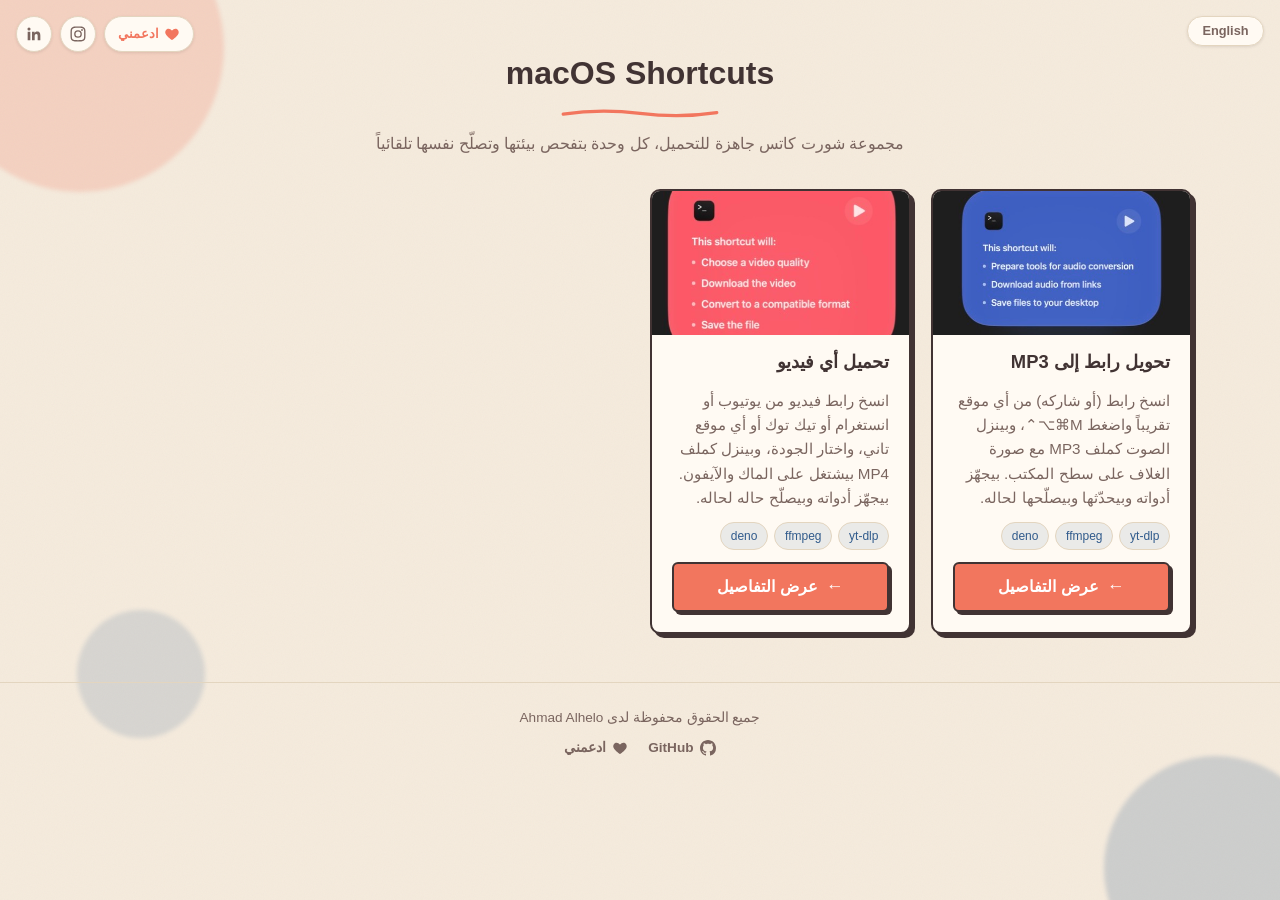
<file: public-site/index.html>
<!DOCTYPE html>
<html lang="ar" dir="rtl">
<head>
  <meta charset="UTF-8">
  <meta name="viewport" content="width=device-width, initial-scale=1.0">
  <title>macOS Shortcuts</title>
  <link rel="stylesheet" href="style.css">
</head>
<body>
  <div class="bg-decor" aria-hidden="true">
    <span class="blob blob-1"></span>
    <span class="blob blob-2"></span>
    <span class="blob blob-3"></span>
    <span class="blob blob-4"></span>
  </div>

  <button id="lang-toggle" class="lang-toggle-btn" type="button">English</button>

  <div class="social-links">
    <a href="donate.html" class="social-icon-link donate-pill">
      <svg viewBox="0 0 24 24" width="16" height="16" fill="currentColor" aria-hidden="true"><path d="M12 21s-7.5-4.6-9.6-9.4C.9 8.1 3 4 6.9 4c2.1 0 3.6 1.1 5.1 2.9C13.5 5.1 15 4 17.1 4 21 4 23.1 8.1 21.6 11.6 19.5 16.4 12 21 12 21Z"/></svg>
      <span data-i18n="donateLink">ادعمني</span>
    </a>
    <a href="https://www.instagram.com/ahmad_alhel0/" target="_blank" rel="noopener noreferrer" class="social-icon-link" aria-label="Instagram">
      <svg viewBox="0 0 24 24" width="18" height="18" fill="currentColor" aria-hidden="true"><path d="M12 2c2.717 0 3.056.01 4.122.06 1.065.05 1.79.217 2.428.465.66.254 1.216.598 1.772 1.153a4.908 4.908 0 0 1 1.153 1.772c.247.637.415 1.363.465 2.428.05 1.066.06 1.405.06 4.122 0 2.717-.01 3.056-.06 4.122-.05 1.065-.218 1.79-.465 2.428a4.883 4.883 0 0 1-1.153 1.772 4.915 4.915 0 0 1-1.772 1.153c-.637.247-1.363.415-2.428.465-1.066.05-1.405.06-4.122.06-2.717 0-3.056-.01-4.122-.06-1.065-.05-1.79-.218-2.428-.465a4.89 4.89 0 0 1-1.772-1.153 4.904 4.904 0 0 1-1.153-1.772c-.248-.637-.415-1.363-.465-2.428-.05-1.066-.06-1.405-.06-4.122 0-2.717.01-3.056.06-4.122.05-1.065.217-1.79.465-2.428a4.88 4.88 0 0 1 1.153-1.772A4.897 4.897 0 0 1 5.45 2.525c.638-.248 1.362-.415 2.428-.465C8.944 2.01 9.283 2 12 2Zm0 1.802c-2.67 0-2.986.01-4.04.059-.976.045-1.505.207-1.858.344-.466.181-.8.398-1.15.748-.35.35-.566.684-.747 1.15-.137.353-.3.882-.344 1.857-.049 1.055-.06 1.37-.06 4.04 0 2.67.011 2.987.06 4.04.045.977.207 1.505.344 1.858.181.466.397.8.747 1.15.35.35.684.566 1.15.747.353.137.882.3 1.857.344 1.054.049 1.37.06 4.041.06 2.67 0 2.987-.011 4.04-.06.977-.045 1.505-.207 1.858-.344a3.09 3.09 0 0 0 1.15-.747c.35-.35.566-.684.747-1.15.137-.353.3-.881.344-1.857.049-1.054.06-1.37.06-4.041 0-2.67-.011-2.986-.06-4.04-.045-.976-.207-1.504-.344-1.857a3.098 3.098 0 0 0-.747-1.15 3.09 3.09 0 0 0-1.15-.748c-.353-.137-.881-.3-1.857-.344-1.054-.049-1.37-.06-4.041-.06Zm0 3.064a5.135 5.135 0 1 1 0 10.27 5.135 5.135 0 0 1 0-10.27Zm0 8.468a3.333 3.333 0 1 0 0-6.666 3.333 3.333 0 0 0 0 6.666Zm6.538-8.671a1.2 1.2 0 1 1-2.4 0 1.2 1.2 0 0 1 2.4 0Z"/></svg>
    </a>
    <a href="https://www.linkedin.com/in/ahmad-alhleo-28066040b/" target="_blank" rel="noopener noreferrer" class="social-icon-link" aria-label="LinkedIn">
      <svg viewBox="0 0 24 24" width="18" height="18" fill="currentColor" aria-hidden="true"><path d="M20.447 20.452h-3.554v-5.569c0-1.328-.027-3.037-1.852-3.037-1.853 0-2.136 1.445-2.136 2.939v5.667H9.351V9h3.414v1.561h.046c.477-.9 1.637-1.85 3.37-1.85 3.601 0 4.267 2.37 4.267 5.455v6.286zM5.337 7.433a2.062 2.062 0 1 1 0-4.124 2.062 2.062 0 0 1 0 4.124zM7.114 20.452H3.558V9h3.556v11.452z"/></svg>
    </a>
  </div>

  <header class="site-header">
    <h1 id="site-title" class="animate-in">macOS Shortcuts</h1>
    <svg class="title-underline" viewBox="0 0 200 14" preserveAspectRatio="none" aria-hidden="true">
      <path d="M4 9 Q 50 2, 100 8 T 196 7" />
    </svg>
    <p class="subtitle animate-in" id="site-subtitle" style="animation-delay: 0.08s;">مجموعة شورت كاتس جاهزة للتحميل، كل وحدة بتفحص بيئتها وتصلّح نفسها تلقائياً</p>
  </header>

  <main id="app">
    <p id="status" hidden></p>
    <div id="shortcuts-grid" class="grid"></div>
  </main>

  <footer class="site-footer">
    <p id="site-footer-text">جميع الحقوق محفوظة لدى أحمد الحلو</p>
    <a href="https://github.com/ahmadhelo22" target="_blank" rel="noopener noreferrer" class="footer-github-link">
      <svg viewBox="0 0 16 16" width="16" height="16" fill="currentColor" aria-hidden="true"><path d="M8 0C3.58 0 0 3.58 0 8c0 3.54 2.29 6.53 5.47 7.59.4.07.55-.17.55-.38 0-.19-.01-.82-.01-1.49-2.01.37-2.53-.49-2.69-.94-.09-.23-.48-.94-.82-1.13-.28-.15-.68-.52-.01-.53.63-.01 1.08.58 1.23.82.72 1.21 1.87.87 2.33.66.07-.52.28-.87.51-1.07-1.78-.2-3.64-.89-3.64-3.95 0-.87.31-1.59.82-2.15-.08-.2-.36-1.02.08-2.12 0 0 .67-.21 2.2.82.64-.18 1.32-.27 2-.27.68 0 1.36.09 2 .27 1.53-1.04 2.2-.82 2.2-.82.44 1.1.16 1.92.08 2.12.51.56.82 1.27.82 2.15 0 3.07-1.87 3.75-3.65 3.95.29.25.54.73.54 1.48 0 1.07-.01 1.93-.01 2.2 0 .21.15.46.55.38A8.01 8.01 0 0 0 16 8c0-4.42-3.58-8-8-8Z"/></svg>
      <span>GitHub</span>
    </a>
    <a href="donate.html" class="footer-github-link footer-donate-link">
      <svg viewBox="0 0 24 24" width="16" height="16" fill="currentColor" aria-hidden="true"><path d="M12 21s-7.5-4.6-9.6-9.4C.9 8.1 3 4 6.9 4c2.1 0 3.6 1.1 5.1 2.9C13.5 5.1 15 4 17.1 4 21 4 23.1 8.1 21.6 11.6 19.5 16.4 12 21 12 21Z"/></svg>
      <span data-i18n="donateLink">ادعمني</span>
    </a>
  </footer>

  <script src="i18n.js"></script>
  <script src="script.js"></script>
</body>
</html>
</file>
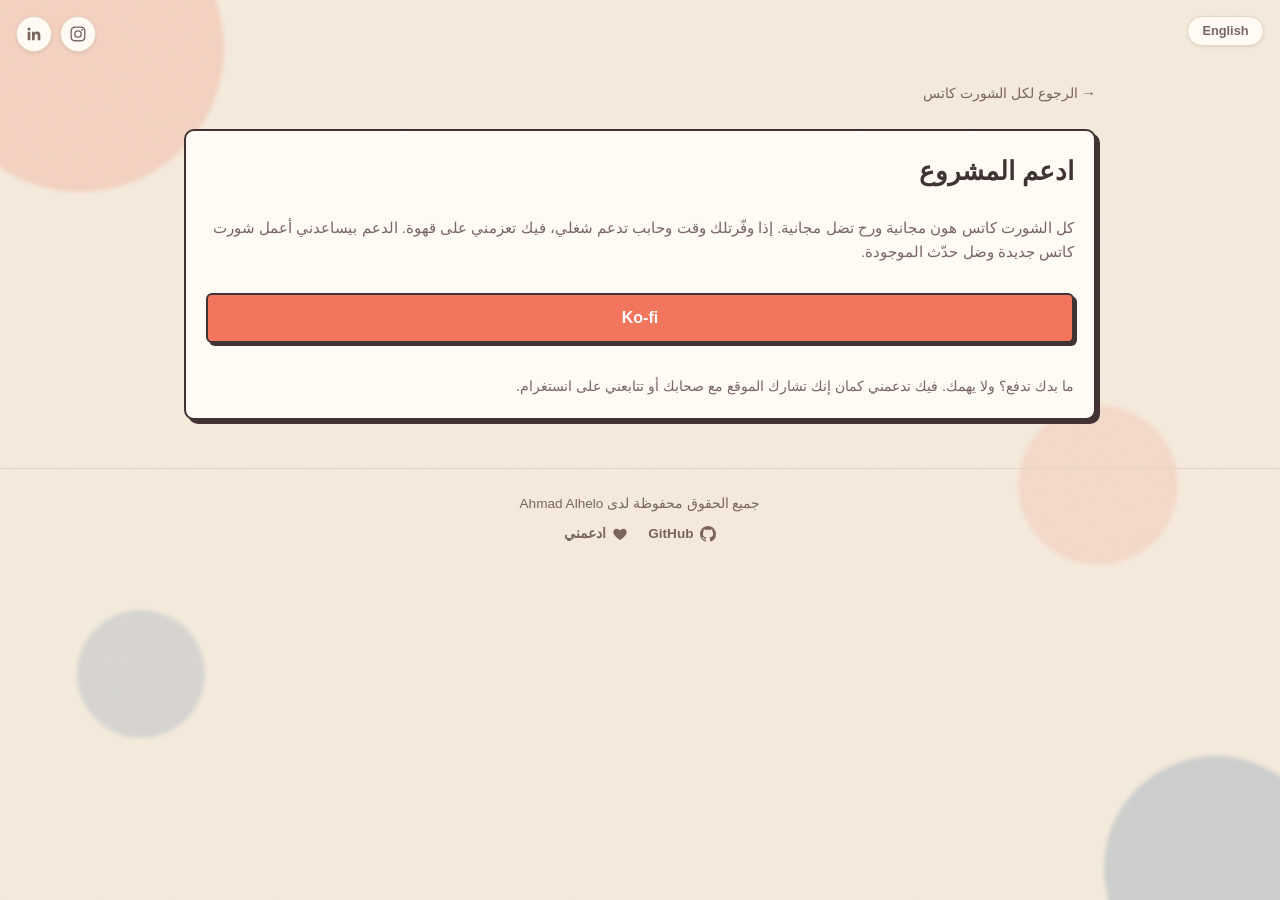
<file: public-site/donate.html>
<!DOCTYPE html>
<html lang="ar" dir="rtl">
<head>
  <meta charset="UTF-8">
  <meta name="viewport" content="width=device-width, initial-scale=1.0">
  <title>Support</title>
  <link rel="stylesheet" href="style.css">
</head>
<body>
  <div class="bg-decor" aria-hidden="true">
    <span class="blob blob-1"></span>
    <span class="blob blob-2"></span>
    <span class="blob blob-3"></span>
    <span class="blob blob-4"></span>
  </div>

  <button id="lang-toggle" class="lang-toggle-btn" type="button">English</button>

  <div class="social-links">
    <a href="https://www.instagram.com/ahmad_alhel0/" target="_blank" rel="noopener noreferrer" class="social-icon-link" aria-label="Instagram">
      <svg viewBox="0 0 24 24" width="18" height="18" fill="currentColor" aria-hidden="true"><path d="M12 2c2.717 0 3.056.01 4.122.06 1.065.05 1.79.217 2.428.465.66.254 1.216.598 1.772 1.153a4.908 4.908 0 0 1 1.153 1.772c.247.637.415 1.363.465 2.428.05 1.066.06 1.405.06 4.122 0 2.717-.01 3.056-.06 4.122-.05 1.065-.218 1.79-.465 2.428a4.883 4.883 0 0 1-1.153 1.772 4.915 4.915 0 0 1-1.772 1.153c-.637.247-1.363.415-2.428.465-1.066.05-1.405.06-4.122.06-2.717 0-3.056-.01-4.122-.06-1.065-.05-1.79-.218-2.428-.465a4.89 4.89 0 0 1-1.772-1.153 4.904 4.904 0 0 1-1.153-1.772c-.248-.637-.415-1.363-.465-2.428-.05-1.066-.06-1.405-.06-4.122 0-2.717.01-3.056.06-4.122.05-1.065.217-1.79.465-2.428a4.88 4.88 0 0 1 1.153-1.772A4.897 4.897 0 0 1 5.45 2.525c.638-.248 1.362-.415 2.428-.465C8.944 2.01 9.283 2 12 2Zm0 1.802c-2.67 0-2.986.01-4.04.059-.976.045-1.505.207-1.858.344-.466.181-.8.398-1.15.748-.35.35-.566.684-.747 1.15-.137.353-.3.882-.344 1.857-.049 1.055-.06 1.37-.06 4.04 0 2.67.011 2.987.06 4.04.045.977.207 1.505.344 1.858.181.466.397.8.747 1.15.35.35.684.566 1.15.747.353.137.882.3 1.857.344 1.054.049 1.37.06 4.041.06 2.67 0 2.987-.011 4.04-.06.977-.045 1.505-.207 1.858-.344a3.09 3.09 0 0 0 1.15-.747c.35-.35.566-.684.747-1.15.137-.353.3-.881.344-1.857.049-1.054.06-1.37.06-4.041 0-2.67-.011-2.986-.06-4.04-.045-.976-.207-1.504-.344-1.857a3.098 3.098 0 0 0-.747-1.15 3.09 3.09 0 0 0-1.15-.748c-.353-.137-.881-.3-1.857-.344-1.054-.049-1.37-.06-4.041-.06Zm0 3.064a5.135 5.135 0 1 1 0 10.27 5.135 5.135 0 0 1 0-10.27Zm0 8.468a3.333 3.333 0 1 0 0-6.666 3.333 3.333 0 0 0 0 6.666Zm6.538-8.671a1.2 1.2 0 1 1-2.4 0 1.2 1.2 0 0 1 2.4 0Z"/></svg>
    </a>
    <a href="https://www.linkedin.com/in/ahmad-alhleo-28066040b/" target="_blank" rel="noopener noreferrer" class="social-icon-link" aria-label="LinkedIn">
      <svg viewBox="0 0 24 24" width="18" height="18" fill="currentColor" aria-hidden="true"><path d="M20.447 20.452h-3.554v-5.569c0-1.328-.027-3.037-1.852-3.037-1.853 0-2.136 1.445-2.136 2.939v5.667H9.351V9h3.414v1.561h.046c.477-.9 1.637-1.85 3.37-1.85 3.601 0 4.267 2.37 4.267 5.455v6.286zM5.337 7.433a2.062 2.062 0 1 1 0-4.124 2.062 2.062 0 0 1 0 4.124zM7.114 20.452H3.558V9h3.556v11.452z"/></svg>
    </a>
  </div>

  <main class="detail-main">
    <a href="index.html" class="back-link animate-in" data-i18n="backLink">→ الرجوع لكل الشورت كاتس</a>

    <article class="card detail-card donate-card animate-in">
      <h1 data-i18n="donateTitle">ادعم المشروع</h1>
      <p data-i18n="donateIntro"></p>
      <div id="donate-links" class="donate-links" hidden></div>
      <p id="donate-soon" class="donate-soon" data-i18n="donateSoon" hidden></p>
      <p class="donate-other" data-i18n="donateOther"></p>
    </article>
  </main>

  <footer class="site-footer">
    <p id="site-footer-text" data-i18n="footer"></p>
    <a href="https://github.com/ahmadhelo22" target="_blank" rel="noopener noreferrer" class="footer-github-link">
      <svg viewBox="0 0 16 16" width="16" height="16" fill="currentColor" aria-hidden="true"><path d="M8 0C3.58 0 0 3.58 0 8c0 3.54 2.29 6.53 5.47 7.59.4.07.55-.17.55-.38 0-.19-.01-.82-.01-1.49-2.01.37-2.53-.49-2.69-.94-.09-.23-.48-.94-.82-1.13-.28-.15-.68-.52-.01-.53.63-.01 1.08.58 1.23.82.72 1.21 1.87.87 2.33.66.07-.52.28-.87.51-1.07-1.78-.2-3.64-.89-3.64-3.95 0-.87.31-1.59.82-2.15-.08-.2-.36-1.02.08-2.12 0 0 .67-.21 2.2.82.64-.18 1.32-.27 2-.27.68 0 1.36.09 2 .27 1.53-1.04 2.2-.82 2.2-.82.44 1.1.16 1.92.08 2.12.51.56.82 1.27.82 2.15 0 3.07-1.87 3.75-3.65 3.95.29.25.54.73.54 1.48 0 1.07-.01 1.93-.01 2.2 0 .21.15.46.55.38A8.01 8.01 0 0 0 16 8c0-4.42-3.58-8-8-8Z"/></svg>
      <span>GitHub</span>
    </a>
    <a href="donate.html" class="footer-github-link footer-donate-link">
      <svg viewBox="0 0 24 24" width="16" height="16" fill="currentColor" aria-hidden="true"><path d="M12 21s-7.5-4.6-9.6-9.4C.9 8.1 3 4 6.9 4c2.1 0 3.6 1.1 5.1 2.9C13.5 5.1 15 4 17.1 4 21 4 23.1 8.1 21.6 11.6 19.5 16.4 12 21 12 21Z"/></svg>
      <span data-i18n="donateLink">ادعمني</span>
    </a>
  </footer>

  <script src="i18n.js"></script>
  <script src="donate.js"></script>
</body>
</html>
</file>
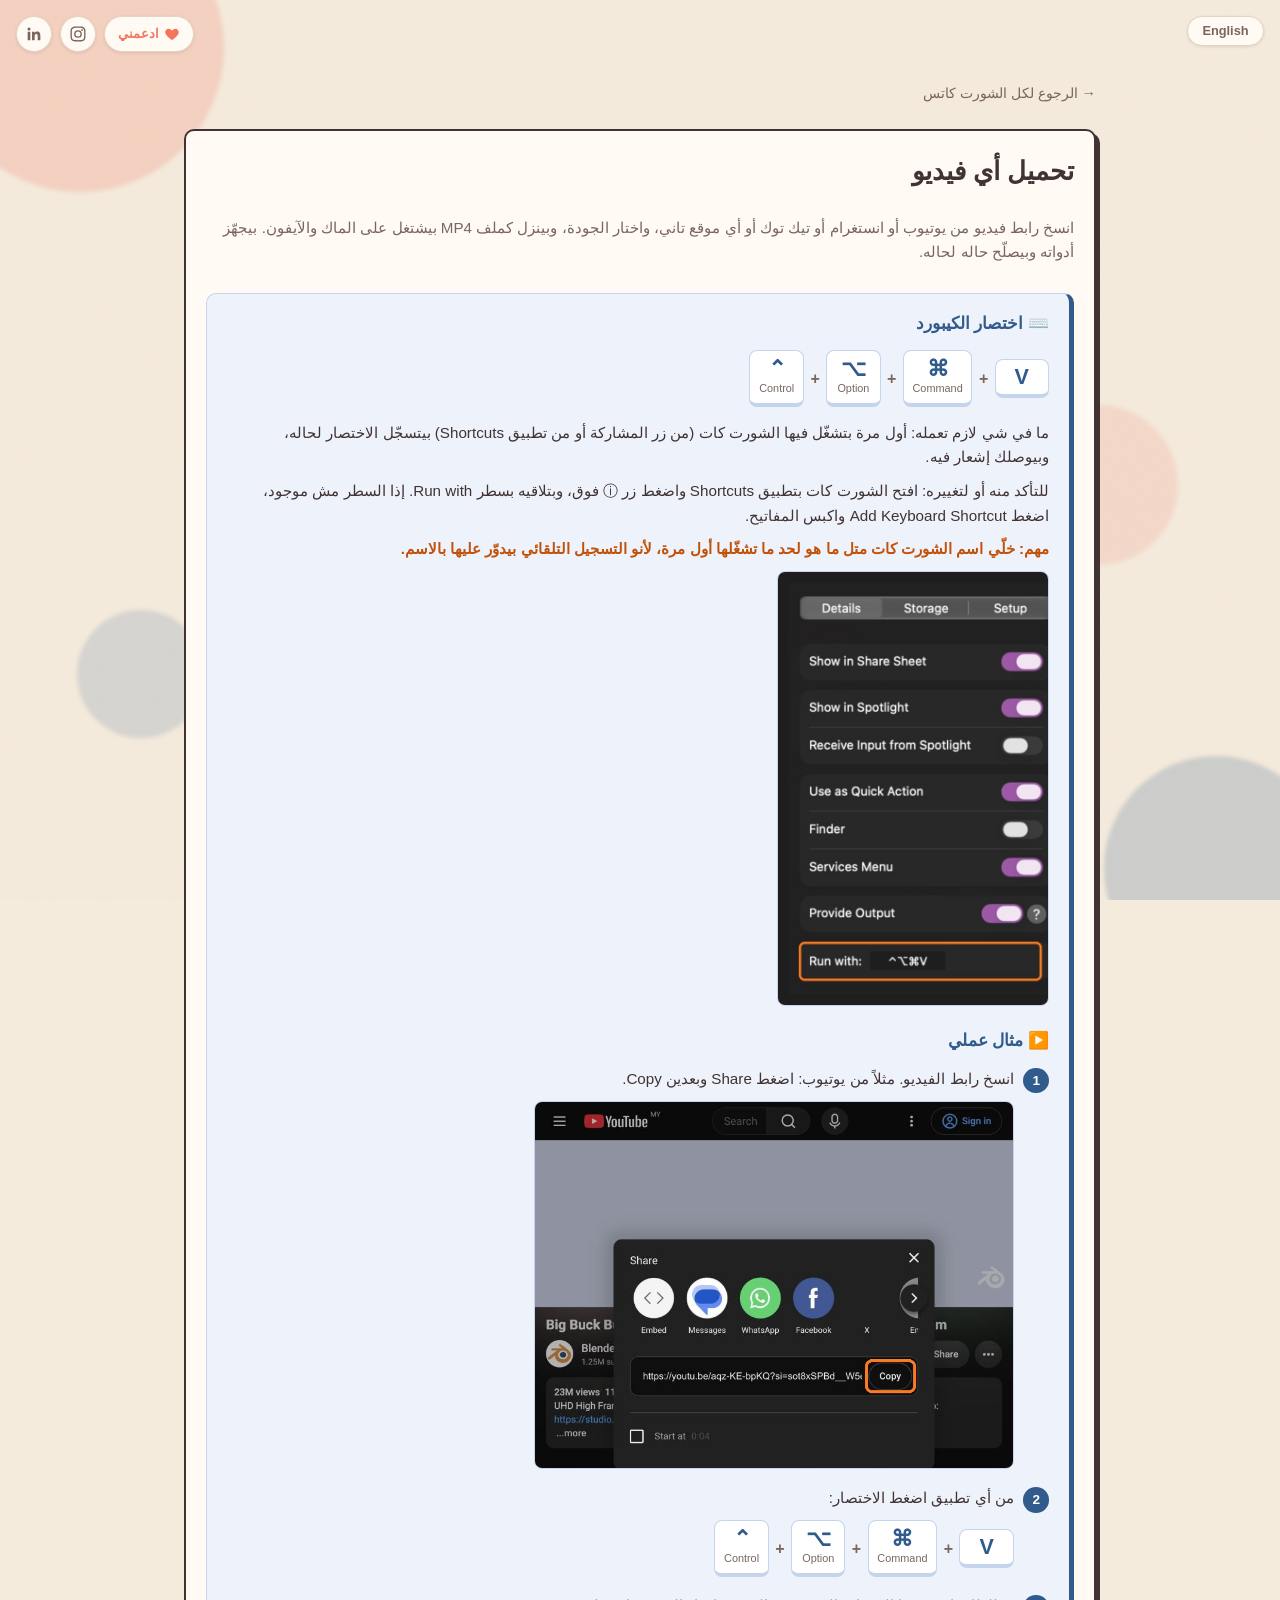
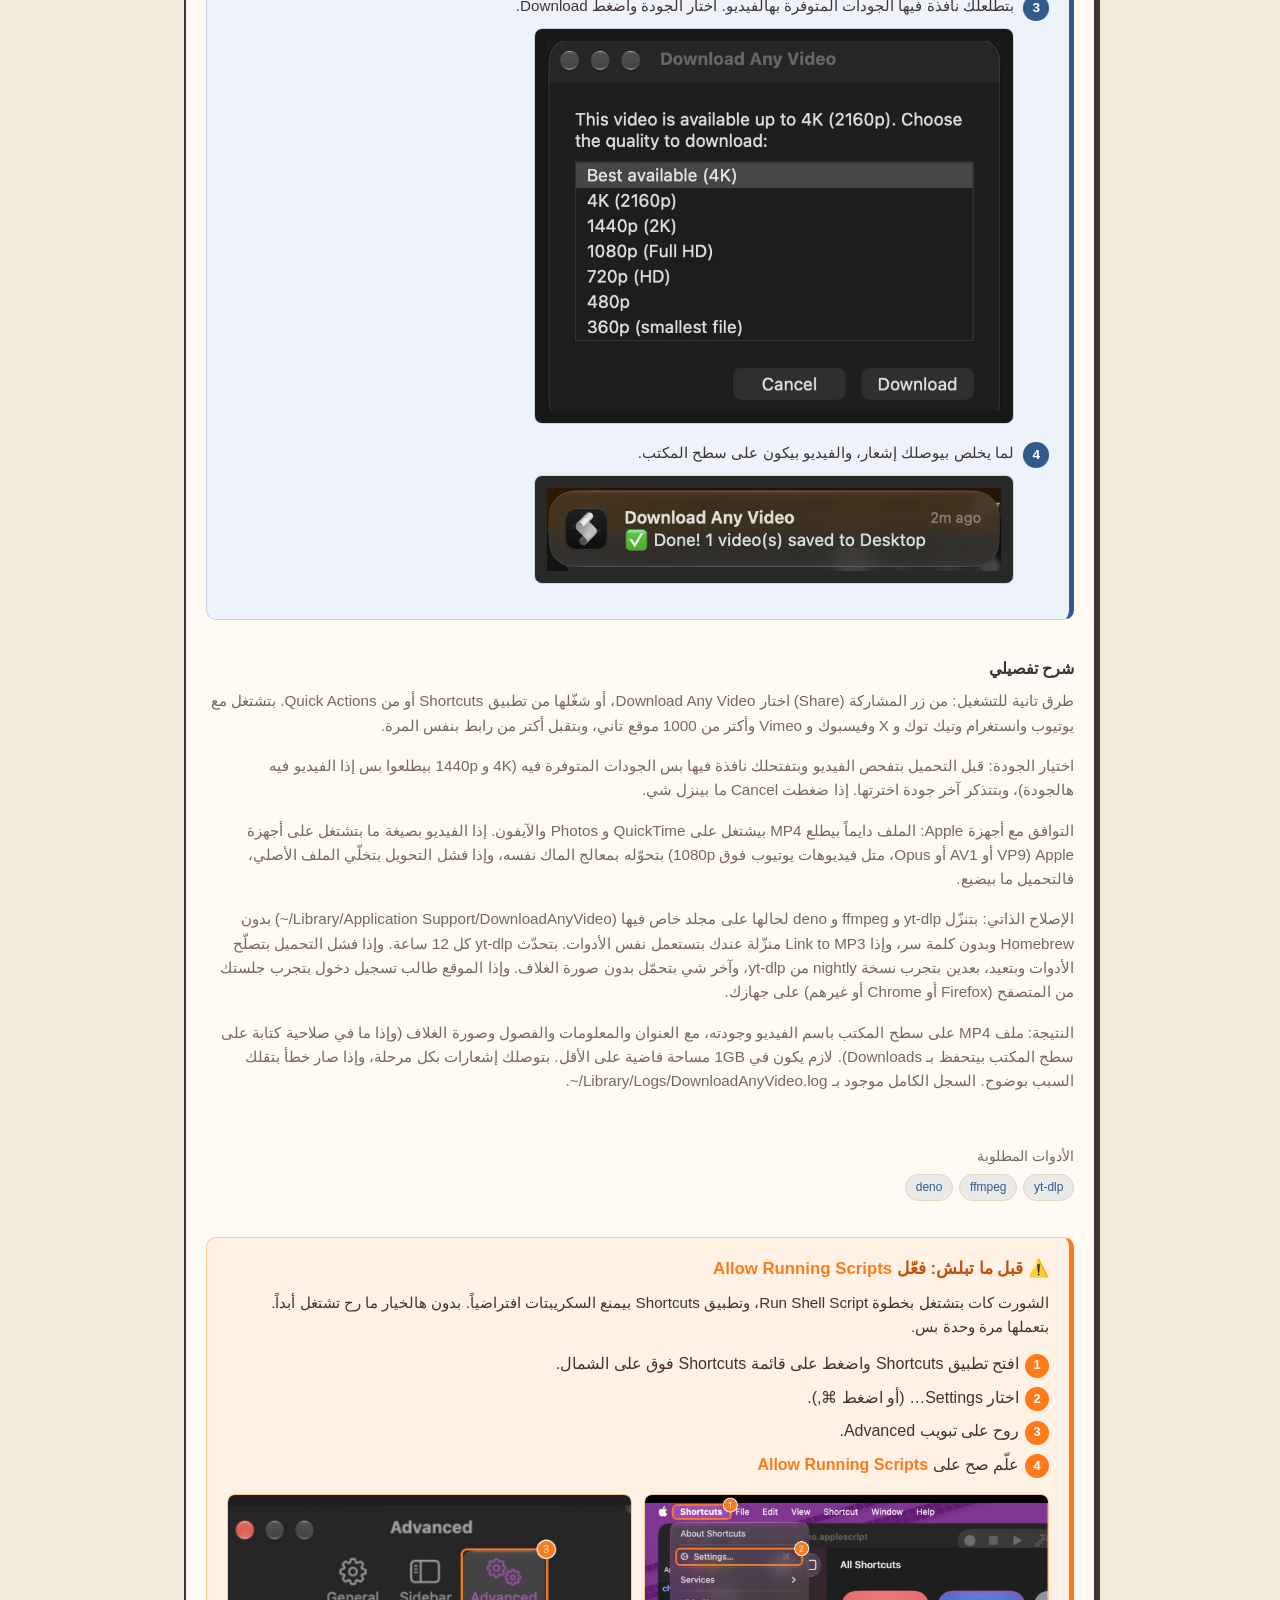
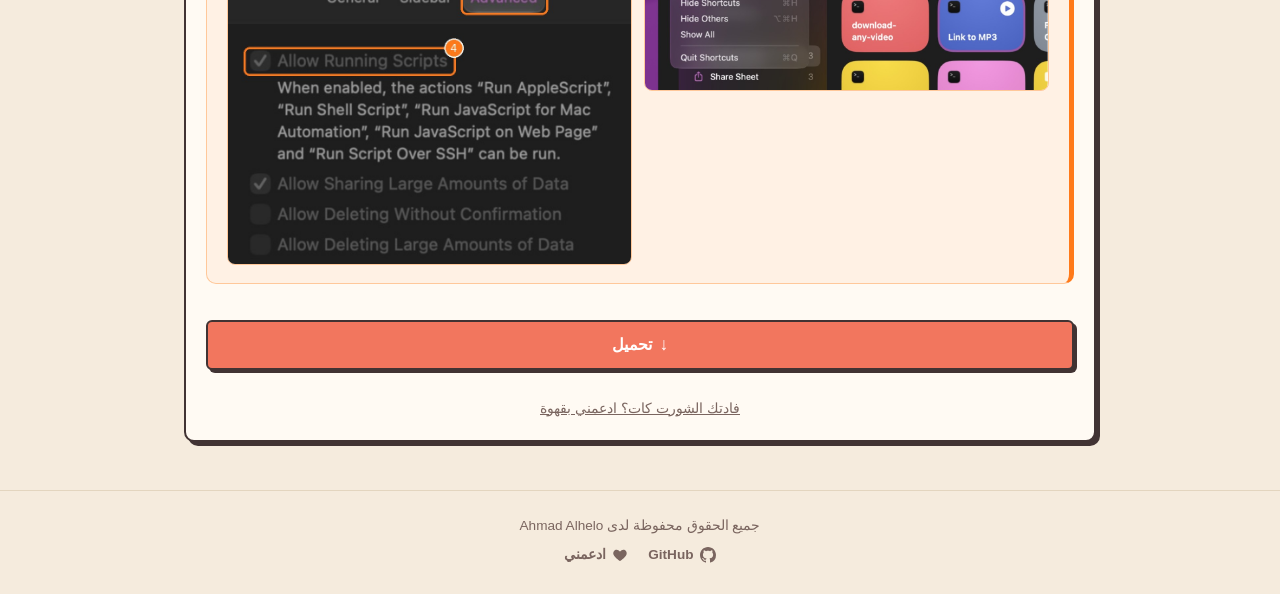
<file: public-site/shortcuts/download-any-video.html>
<!DOCTYPE html>
<html lang="ar" dir="rtl">
<head>
  <meta charset="UTF-8">
  <meta name="viewport" content="width=device-width, initial-scale=1.0">
  <title>Shortcut</title>
  <link rel="stylesheet" href="../style.css">
</head>
<body>
  <div class="bg-decor" aria-hidden="true">
    <span class="blob blob-1"></span>
    <span class="blob blob-2"></span>
    <span class="blob blob-3"></span>
    <span class="blob blob-4"></span>
  </div>

  <button id="lang-toggle" class="lang-toggle-btn" type="button">English</button>

  <div class="social-links">
    <a href="../donate.html" class="social-icon-link donate-pill">
      <svg viewBox="0 0 24 24" width="16" height="16" fill="currentColor" aria-hidden="true"><path d="M12 21s-7.5-4.6-9.6-9.4C.9 8.1 3 4 6.9 4c2.1 0 3.6 1.1 5.1 2.9C13.5 5.1 15 4 17.1 4 21 4 23.1 8.1 21.6 11.6 19.5 16.4 12 21 12 21Z"/></svg>
      <span data-i18n="donateLink">ادعمني</span>
    </a>
    <a href="https://www.instagram.com/ahmad_alhel0/" target="_blank" rel="noopener noreferrer" class="social-icon-link" aria-label="Instagram">
      <svg viewBox="0 0 24 24" width="18" height="18" fill="currentColor" aria-hidden="true"><path d="M12 2c2.717 0 3.056.01 4.122.06 1.065.05 1.79.217 2.428.465.66.254 1.216.598 1.772 1.153a4.908 4.908 0 0 1 1.153 1.772c.247.637.415 1.363.465 2.428.05 1.066.06 1.405.06 4.122 0 2.717-.01 3.056-.06 4.122-.05 1.065-.218 1.79-.465 2.428a4.883 4.883 0 0 1-1.153 1.772 4.915 4.915 0 0 1-1.772 1.153c-.637.247-1.363.415-2.428.465-1.066.05-1.405.06-4.122.06-2.717 0-3.056-.01-4.122-.06-1.065-.05-1.79-.218-2.428-.465a4.89 4.89 0 0 1-1.772-1.153 4.904 4.904 0 0 1-1.153-1.772c-.248-.637-.415-1.363-.465-2.428-.05-1.066-.06-1.405-.06-4.122 0-2.717.01-3.056.06-4.122.05-1.065.217-1.79.465-2.428a4.88 4.88 0 0 1 1.153-1.772A4.897 4.897 0 0 1 5.45 2.525c.638-.248 1.362-.415 2.428-.465C8.944 2.01 9.283 2 12 2Zm0 1.802c-2.67 0-2.986.01-4.04.059-.976.045-1.505.207-1.858.344-.466.181-.8.398-1.15.748-.35.35-.566.684-.747 1.15-.137.353-.3.882-.344 1.857-.049 1.055-.06 1.37-.06 4.04 0 2.67.011 2.987.06 4.04.045.977.207 1.505.344 1.858.181.466.397.8.747 1.15.35.35.684.566 1.15.747.353.137.882.3 1.857.344 1.054.049 1.37.06 4.041.06 2.67 0 2.987-.011 4.04-.06.977-.045 1.505-.207 1.858-.344a3.09 3.09 0 0 0 1.15-.747c.35-.35.566-.684.747-1.15.137-.353.3-.881.344-1.857.049-1.054.06-1.37.06-4.041 0-2.67-.011-2.986-.06-4.04-.045-.976-.207-1.504-.344-1.857a3.098 3.098 0 0 0-.747-1.15 3.09 3.09 0 0 0-1.15-.748c-.353-.137-.881-.3-1.857-.344-1.054-.049-1.37-.06-4.041-.06Zm0 3.064a5.135 5.135 0 1 1 0 10.27 5.135 5.135 0 0 1 0-10.27Zm0 8.468a3.333 3.333 0 1 0 0-6.666 3.333 3.333 0 0 0 0 6.666Zm6.538-8.671a1.2 1.2 0 1 1-2.4 0 1.2 1.2 0 0 1 2.4 0Z"/></svg>
    </a>
    <a href="https://www.linkedin.com/in/ahmad-alhleo-28066040b/" target="_blank" rel="noopener noreferrer" class="social-icon-link" aria-label="LinkedIn">
      <svg viewBox="0 0 24 24" width="18" height="18" fill="currentColor" aria-hidden="true"><path d="M20.447 20.452h-3.554v-5.569c0-1.328-.027-3.037-1.852-3.037-1.853 0-2.136 1.445-2.136 2.939v5.667H9.351V9h3.414v1.561h.046c.477-.9 1.637-1.85 3.37-1.85 3.601 0 4.267 2.37 4.267 5.455v6.286zM5.337 7.433a2.062 2.062 0 1 1 0-4.124 2.062 2.062 0 0 1 0 4.124zM7.114 20.452H3.558V9h3.556v11.452z"/></svg>
    </a>
  </div>

  <main class="detail-main">
    <a href="../index.html" id="back-link" class="back-link animate-in">→ الرجوع لكل الشورت كاتس</a>

    <p id="status" hidden></p>

    <div id="skeleton-detail" class="card skeleton-card">
      <div class="skeleton-block" style="width: 50%; height: 1.4rem;"></div>
      <div class="skeleton-block" style="width: 90%;"></div>
      <div class="skeleton-block" style="width: 60%;"></div>
      <div class="skeleton-block" style="width: 100%; height: 9rem;"></div>
      <div class="skeleton-block" style="width: 40%;"></div>
      <div class="skeleton-block" style="width: 100%; height: 2.6rem;"></div>
    </div>

    <article id="detail-card" class="card detail-card" hidden>
      <h1 id="shortcut-title"></h1>
      <p id="shortcut-description"></p>
      <div id="shortcut-images" class="shortcut-images" hidden></div>
      <div id="shortcut-details" class="shortcut-details" hidden></div>
      <div class="requires-block">
        <span id="requires-label" class="requires-label"></span>
        <div id="shortcut-requires" class="requires"></div>
      </div>
      <a id="shortcut-download" class="download-btn" download></a>
      <a href="../donate.html" class="support-note" data-i18n="supportNote"></a>
    </article>
  </main>

  <footer class="site-footer">
    <p id="site-footer-text" data-i18n="footer"></p>
    <a href="https://github.com/ahmadhelo22" target="_blank" rel="noopener noreferrer" class="footer-github-link">
      <svg viewBox="0 0 16 16" width="16" height="16" fill="currentColor" aria-hidden="true"><path d="M8 0C3.58 0 0 3.58 0 8c0 3.54 2.29 6.53 5.47 7.59.4.07.55-.17.55-.38 0-.19-.01-.82-.01-1.49-2.01.37-2.53-.49-2.69-.94-.09-.23-.48-.94-.82-1.13-.28-.15-.68-.52-.01-.53.63-.01 1.08.58 1.23.82.72 1.21 1.87.87 2.33.66.07-.52.28-.87.51-1.07-1.78-.2-3.64-.89-3.64-3.95 0-.87.31-1.59.82-2.15-.08-.2-.36-1.02.08-2.12 0 0 .67-.21 2.2.82.64-.18 1.32-.27 2-.27.68 0 1.36.09 2 .27 1.53-1.04 2.2-.82 2.2-.82.44 1.1.16 1.92.08 2.12.51.56.82 1.27.82 2.15 0 3.07-1.87 3.75-3.65 3.95.29.25.54.73.54 1.48 0 1.07-.01 1.93-.01 2.2 0 .21.15.46.55.38A8.01 8.01 0 0 0 16 8c0-4.42-3.58-8-8-8Z"/></svg>
      <span>GitHub</span>
    </a>
    <a href="../donate.html" class="footer-github-link footer-donate-link">
      <svg viewBox="0 0 24 24" width="16" height="16" fill="currentColor" aria-hidden="true"><path d="M12 21s-7.5-4.6-9.6-9.4C.9 8.1 3 4 6.9 4c2.1 0 3.6 1.1 5.1 2.9C13.5 5.1 15 4 17.1 4 21 4 23.1 8.1 21.6 11.6 19.5 16.4 12 21 12 21Z"/></svg>
      <span data-i18n="donateLink">ادعمني</span>
    </a>
  </footer>

  <script>window.SHORTCUT_SLUG = 'download-any-video';</script>
  <script src="../i18n.js"></script>
  <script src="../shortcut.js"></script>
</body>
</html>
</file>
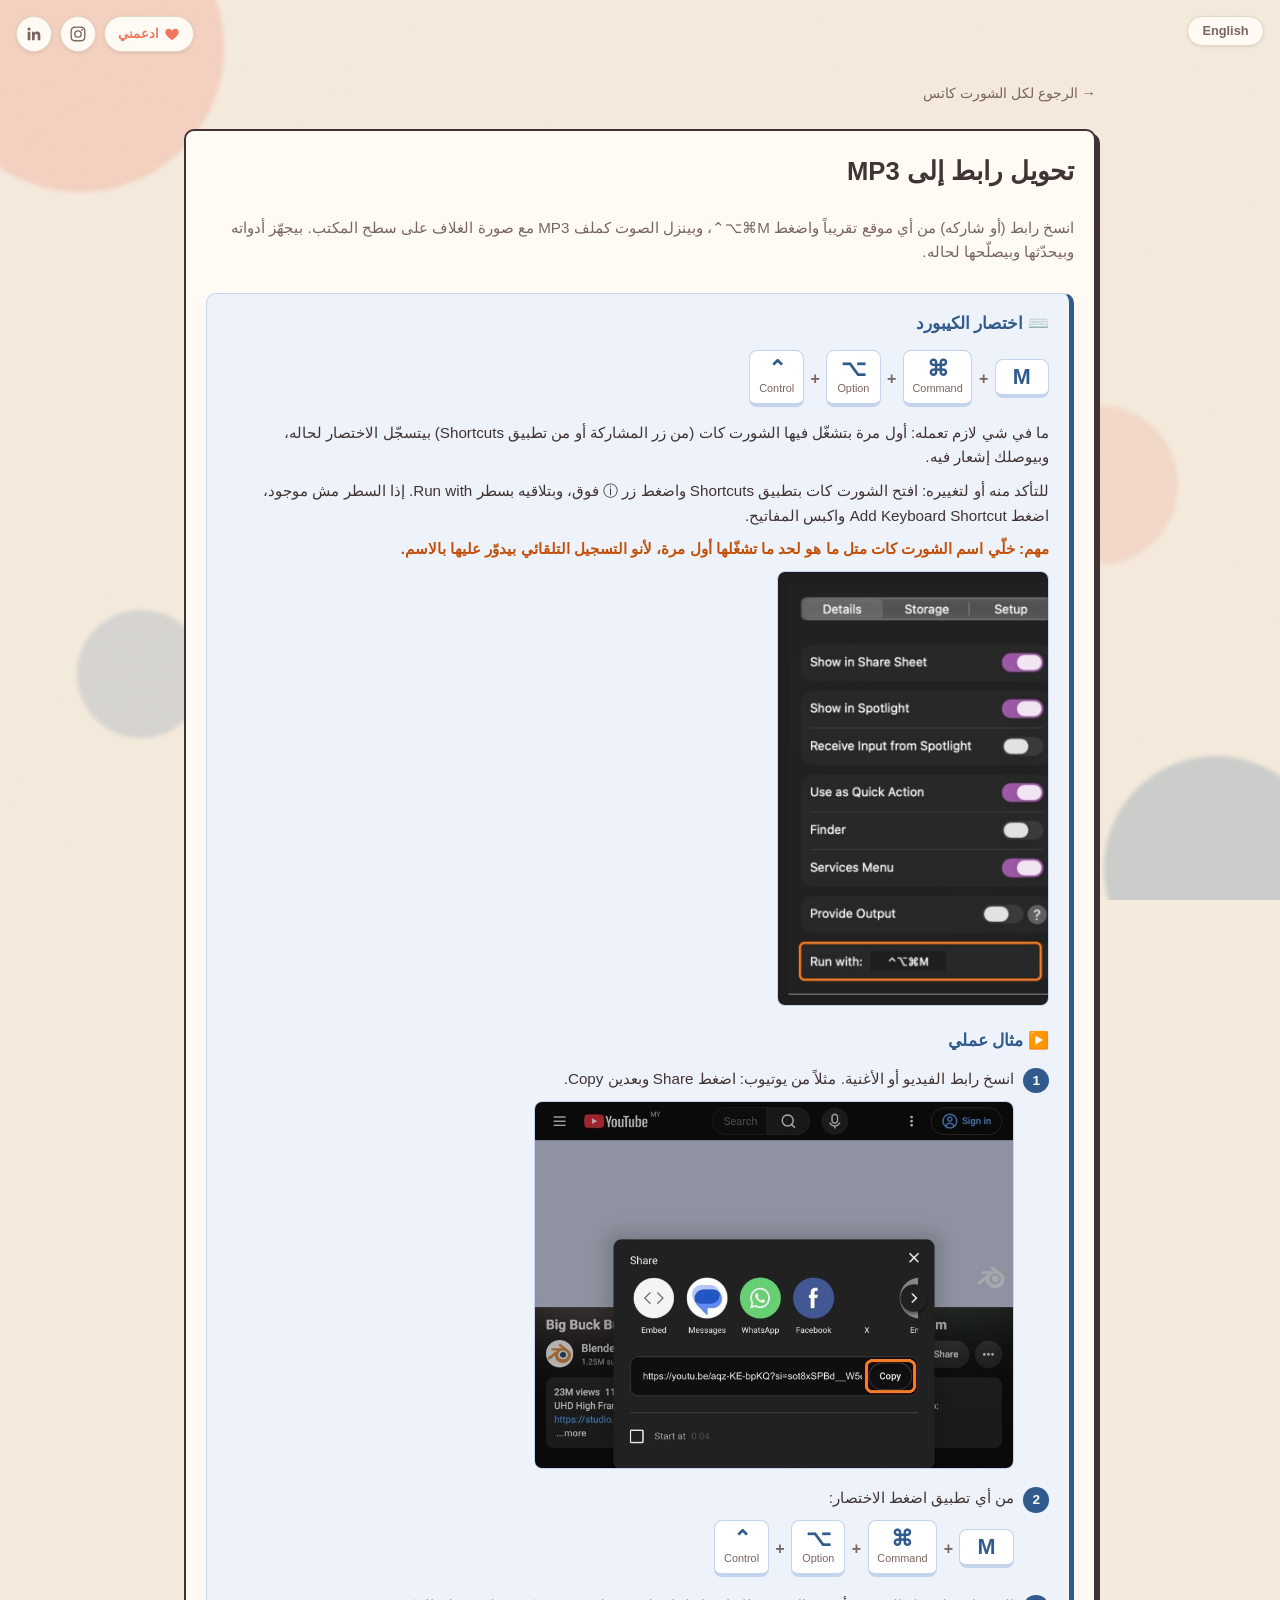
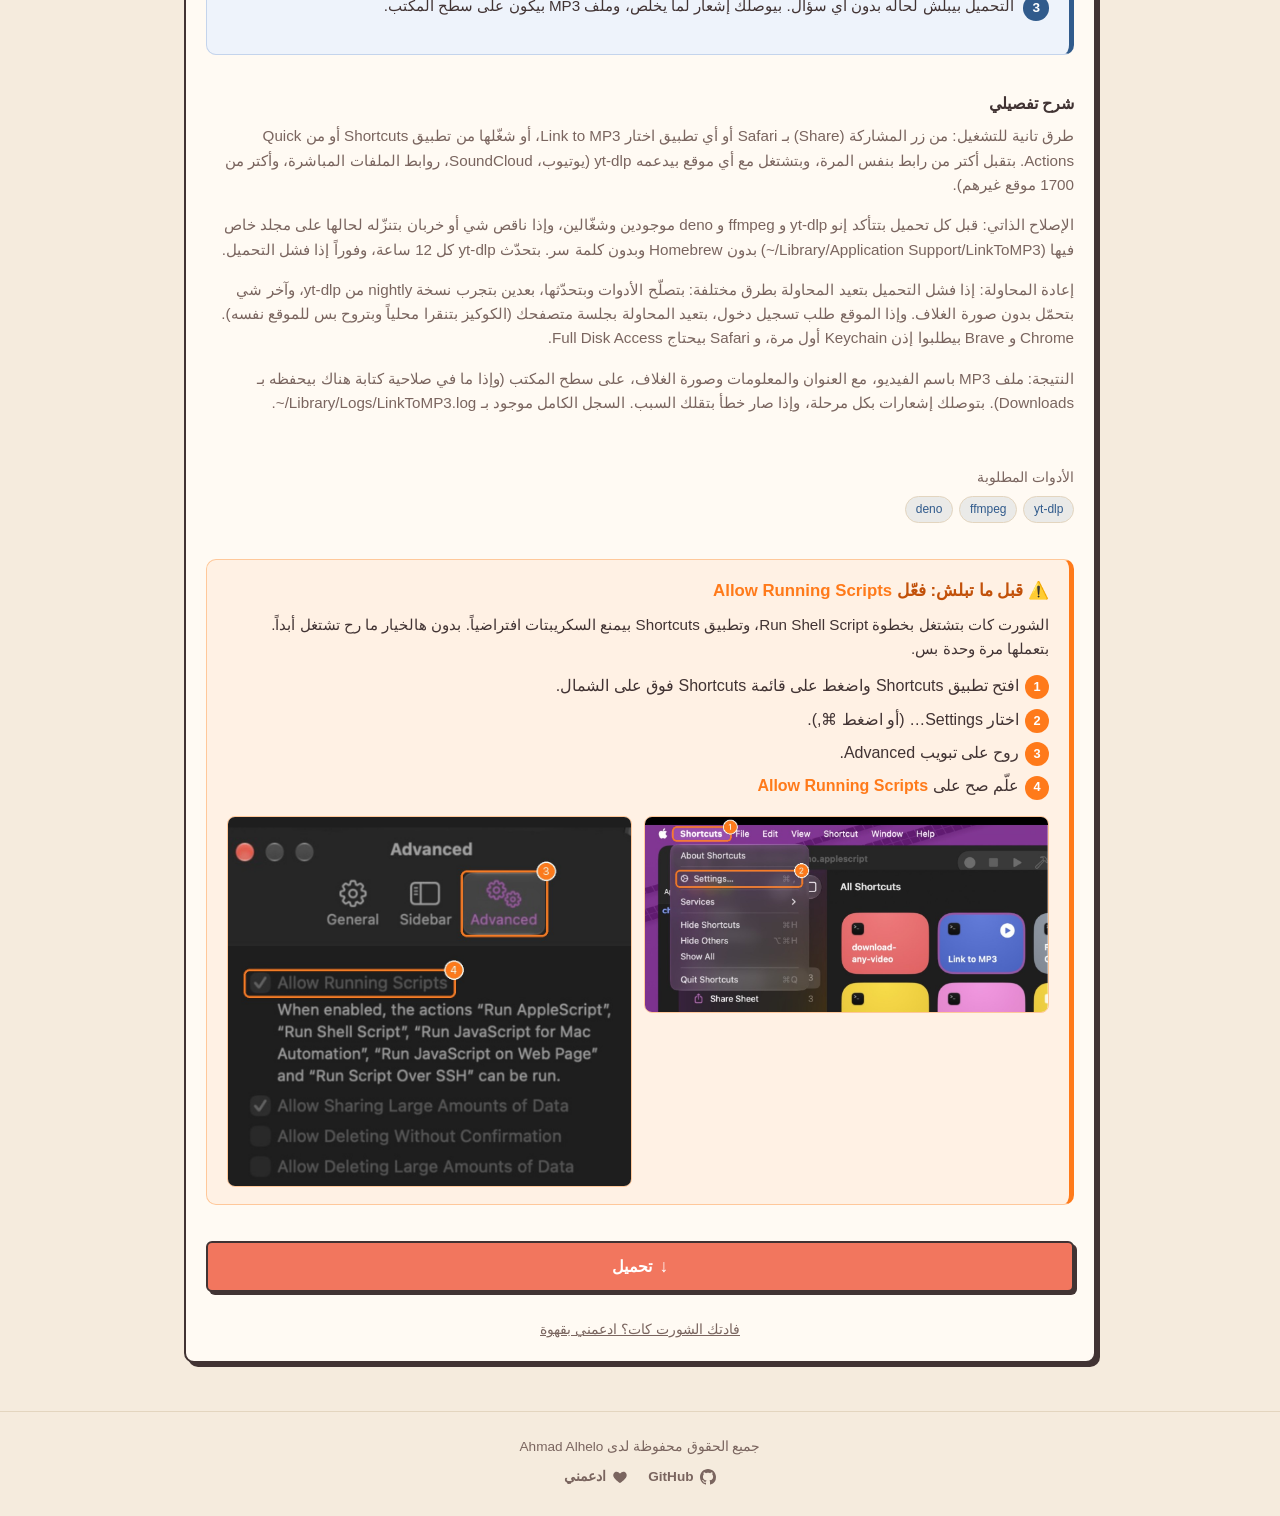
<file: public-site/shortcuts/link-to-mp3.html>
<!DOCTYPE html>
<html lang="ar" dir="rtl">
<head>
  <meta charset="UTF-8">
  <meta name="viewport" content="width=device-width, initial-scale=1.0">
  <title>Shortcut</title>
  <link rel="stylesheet" href="../style.css">
</head>
<body>
  <div class="bg-decor" aria-hidden="true">
    <span class="blob blob-1"></span>
    <span class="blob blob-2"></span>
    <span class="blob blob-3"></span>
    <span class="blob blob-4"></span>
  </div>

  <button id="lang-toggle" class="lang-toggle-btn" type="button">English</button>

  <div class="social-links">
    <a href="../donate.html" class="social-icon-link donate-pill">
      <svg viewBox="0 0 24 24" width="16" height="16" fill="currentColor" aria-hidden="true"><path d="M12 21s-7.5-4.6-9.6-9.4C.9 8.1 3 4 6.9 4c2.1 0 3.6 1.1 5.1 2.9C13.5 5.1 15 4 17.1 4 21 4 23.1 8.1 21.6 11.6 19.5 16.4 12 21 12 21Z"/></svg>
      <span data-i18n="donateLink">ادعمني</span>
    </a>
    <a href="https://www.instagram.com/ahmad_alhel0/" target="_blank" rel="noopener noreferrer" class="social-icon-link" aria-label="Instagram">
      <svg viewBox="0 0 24 24" width="18" height="18" fill="currentColor" aria-hidden="true"><path d="M12 2c2.717 0 3.056.01 4.122.06 1.065.05 1.79.217 2.428.465.66.254 1.216.598 1.772 1.153a4.908 4.908 0 0 1 1.153 1.772c.247.637.415 1.363.465 2.428.05 1.066.06 1.405.06 4.122 0 2.717-.01 3.056-.06 4.122-.05 1.065-.218 1.79-.465 2.428a4.883 4.883 0 0 1-1.153 1.772 4.915 4.915 0 0 1-1.772 1.153c-.637.247-1.363.415-2.428.465-1.066.05-1.405.06-4.122.06-2.717 0-3.056-.01-4.122-.06-1.065-.05-1.79-.218-2.428-.465a4.89 4.89 0 0 1-1.772-1.153 4.904 4.904 0 0 1-1.153-1.772c-.248-.637-.415-1.363-.465-2.428-.05-1.066-.06-1.405-.06-4.122 0-2.717.01-3.056.06-4.122.05-1.065.217-1.79.465-2.428a4.88 4.88 0 0 1 1.153-1.772A4.897 4.897 0 0 1 5.45 2.525c.638-.248 1.362-.415 2.428-.465C8.944 2.01 9.283 2 12 2Zm0 1.802c-2.67 0-2.986.01-4.04.059-.976.045-1.505.207-1.858.344-.466.181-.8.398-1.15.748-.35.35-.566.684-.747 1.15-.137.353-.3.882-.344 1.857-.049 1.055-.06 1.37-.06 4.04 0 2.67.011 2.987.06 4.04.045.977.207 1.505.344 1.858.181.466.397.8.747 1.15.35.35.684.566 1.15.747.353.137.882.3 1.857.344 1.054.049 1.37.06 4.041.06 2.67 0 2.987-.011 4.04-.06.977-.045 1.505-.207 1.858-.344a3.09 3.09 0 0 0 1.15-.747c.35-.35.566-.684.747-1.15.137-.353.3-.881.344-1.857.049-1.054.06-1.37.06-4.041 0-2.67-.011-2.986-.06-4.04-.045-.976-.207-1.504-.344-1.857a3.098 3.098 0 0 0-.747-1.15 3.09 3.09 0 0 0-1.15-.748c-.353-.137-.881-.3-1.857-.344-1.054-.049-1.37-.06-4.041-.06Zm0 3.064a5.135 5.135 0 1 1 0 10.27 5.135 5.135 0 0 1 0-10.27Zm0 8.468a3.333 3.333 0 1 0 0-6.666 3.333 3.333 0 0 0 0 6.666Zm6.538-8.671a1.2 1.2 0 1 1-2.4 0 1.2 1.2 0 0 1 2.4 0Z"/></svg>
    </a>
    <a href="https://www.linkedin.com/in/ahmad-alhleo-28066040b/" target="_blank" rel="noopener noreferrer" class="social-icon-link" aria-label="LinkedIn">
      <svg viewBox="0 0 24 24" width="18" height="18" fill="currentColor" aria-hidden="true"><path d="M20.447 20.452h-3.554v-5.569c0-1.328-.027-3.037-1.852-3.037-1.853 0-2.136 1.445-2.136 2.939v5.667H9.351V9h3.414v1.561h.046c.477-.9 1.637-1.85 3.37-1.85 3.601 0 4.267 2.37 4.267 5.455v6.286zM5.337 7.433a2.062 2.062 0 1 1 0-4.124 2.062 2.062 0 0 1 0 4.124zM7.114 20.452H3.558V9h3.556v11.452z"/></svg>
    </a>
  </div>

  <main class="detail-main">
    <a href="../index.html" id="back-link" class="back-link animate-in">→ الرجوع لكل الشورت كاتس</a>

    <p id="status" hidden></p>

    <div id="skeleton-detail" class="card skeleton-card">
      <div class="skeleton-block" style="width: 50%; height: 1.4rem;"></div>
      <div class="skeleton-block" style="width: 90%;"></div>
      <div class="skeleton-block" style="width: 60%;"></div>
      <div class="skeleton-block" style="width: 100%; height: 9rem;"></div>
      <div class="skeleton-block" style="width: 40%;"></div>
      <div class="skeleton-block" style="width: 100%; height: 2.6rem;"></div>
    </div>

    <article id="detail-card" class="card detail-card" hidden>
      <h1 id="shortcut-title"></h1>
      <p id="shortcut-description"></p>
      <div id="shortcut-images" class="shortcut-images" hidden></div>
      <div id="shortcut-details" class="shortcut-details" hidden></div>
      <div class="requires-block">
        <span id="requires-label" class="requires-label"></span>
        <div id="shortcut-requires" class="requires"></div>
      </div>
      <a id="shortcut-download" class="download-btn" download></a>
      <a href="../donate.html" class="support-note" data-i18n="supportNote"></a>
    </article>
  </main>

  <footer class="site-footer">
    <p id="site-footer-text" data-i18n="footer"></p>
    <a href="https://github.com/ahmadhelo22" target="_blank" rel="noopener noreferrer" class="footer-github-link">
      <svg viewBox="0 0 16 16" width="16" height="16" fill="currentColor" aria-hidden="true"><path d="M8 0C3.58 0 0 3.58 0 8c0 3.54 2.29 6.53 5.47 7.59.4.07.55-.17.55-.38 0-.19-.01-.82-.01-1.49-2.01.37-2.53-.49-2.69-.94-.09-.23-.48-.94-.82-1.13-.28-.15-.68-.52-.01-.53.63-.01 1.08.58 1.23.82.72 1.21 1.87.87 2.33.66.07-.52.28-.87.51-1.07-1.78-.2-3.64-.89-3.64-3.95 0-.87.31-1.59.82-2.15-.08-.2-.36-1.02.08-2.12 0 0 .67-.21 2.2.82.64-.18 1.32-.27 2-.27.68 0 1.36.09 2 .27 1.53-1.04 2.2-.82 2.2-.82.44 1.1.16 1.92.08 2.12.51.56.82 1.27.82 2.15 0 3.07-1.87 3.75-3.65 3.95.29.25.54.73.54 1.48 0 1.07-.01 1.93-.01 2.2 0 .21.15.46.55.38A8.01 8.01 0 0 0 16 8c0-4.42-3.58-8-8-8Z"/></svg>
      <span>GitHub</span>
    </a>
    <a href="../donate.html" class="footer-github-link footer-donate-link">
      <svg viewBox="0 0 24 24" width="16" height="16" fill="currentColor" aria-hidden="true"><path d="M12 21s-7.5-4.6-9.6-9.4C.9 8.1 3 4 6.9 4c2.1 0 3.6 1.1 5.1 2.9C13.5 5.1 15 4 17.1 4 21 4 23.1 8.1 21.6 11.6 19.5 16.4 12 21 12 21Z"/></svg>
      <span data-i18n="donateLink">ادعمني</span>
    </a>
  </footer>

  <script>window.SHORTCUT_SLUG = 'link-to-mp3';</script>
  <script src="../i18n.js"></script>
  <script src="../shortcut.js"></script>
</body>
</html>
</file>
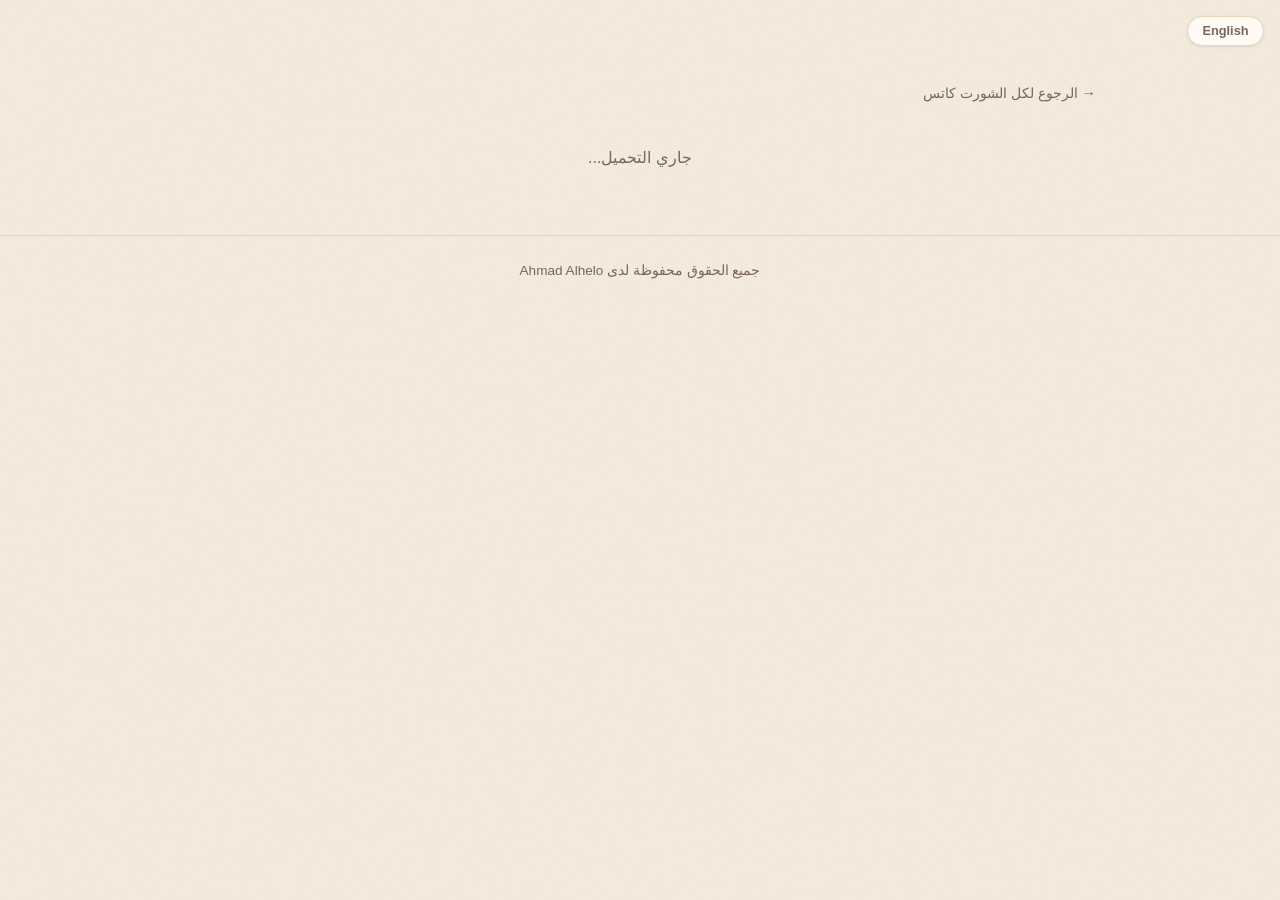
<file: public-site/shortcuts/شسيب.html>
<!DOCTYPE html>
<html lang="ar" dir="rtl">
<head>
  <meta charset="UTF-8">
  <meta name="viewport" content="width=device-width, initial-scale=1.0">
  <title>Shortcut</title>
  <link rel="stylesheet" href="../style.css">
</head>
<body>
  <button id="lang-toggle" class="lang-toggle-btn" type="button">English</button>

  <main class="detail-main">
    <a href="../index.html" id="back-link" class="back-link">→ الرجوع لكل الشورت كاتس</a>

    <p id="status">جاري التحميل...</p>

    <article id="detail-card" class="card detail-card" hidden>
      <h1 id="shortcut-title"></h1>
      <p id="shortcut-description"></p>
      <div class="requires-block">
        <span id="requires-label" class="requires-label"></span>
        <div id="shortcut-requires" class="requires"></div>
      </div>
      <a id="shortcut-download" class="download-btn" download></a>
    </article>
  </main>

  <footer class="site-footer">
    <p id="site-footer-text"></p>
  </footer>

  <script>window.SHORTCUT_SLUG = 'شسيب';</script>
  <script src="../i18n.js"></script>
  <script src="../shortcut.js"></script>
</body>
</html>
</file>
<file: public-site/style.css>
:root {
  --bg: #f5ebdd;
  --card-bg: #fffaf3;
  --border: #e3d5bf;
  --text: #413333;
  --text-muted: #7a655f;
  --accent: #f2765e;
  --accent-hover: #d95f48;
  --tag-bg: #315b8c1a;
  --tag-text: #315b8c;
}

* {
  box-sizing: border-box;
}

/* Defensive: some elements we toggle with the `hidden` attribute (e.g. .card)
   also set their own `display`, which otherwise wins over the browser's
   default [hidden] rule and leaves the element visible. */
[hidden] {
  display: none !important;
}

body {
  margin: 0;
  background: var(--bg);
  color: var(--text);
  font-family: -apple-system, BlinkMacSystemFont, "SF Pro Text", "Segoe UI", Tahoma, sans-serif;
  line-height: 1.6;
}

/* subtle grain texture over the whole page, purely decorative */
body::after {
  content: "";
  position: fixed;
  inset: 0;
  z-index: -1;
  pointer-events: none;
  opacity: 0.035;
  background-image: url("data:image/svg+xml,%3Csvg xmlns='http://www.w3.org/2000/svg'%3E%3Cfilter id='n'%3E%3CfeTurbulence type='fractalNoise' baseFrequency='0.9' numOctaves='2' stitchTiles='stitch'/%3E%3C/filter%3E%3Crect width='100%25' height='100%25' filter='url(%23n)'/%3E%3C/svg%3E");
}

/* floating decorative background blobs */
.bg-decor {
  position: fixed;
  inset: 0;
  overflow: hidden;
  z-index: -1;
  pointer-events: none;
}

.bg-decor .blob {
  position: absolute;
  border-radius: 50%;
  filter: blur(2px);
}

.bg-decor .blob-1 {
  width: 18rem;
  height: 18rem;
  top: -6rem;
  left: -4rem;
  background: var(--accent);
  opacity: 0.22;
}

.bg-decor .blob-2 {
  width: 14rem;
  height: 14rem;
  bottom: -5rem;
  right: -3rem;
  background: var(--tag-text);
  opacity: 0.2;
}

.bg-decor .blob-3 {
  width: 10rem;
  height: 10rem;
  top: 45%;
  right: 8%;
  background: var(--accent);
  opacity: 0.15;
}

.bg-decor .blob-4 {
  width: 8rem;
  height: 8rem;
  bottom: 18%;
  left: 6%;
  background: var(--tag-text);
  opacity: 0.15;
}

@media (prefers-reduced-motion: no-preference) {
  .bg-decor .blob-1 {
    animation: floatSlow 22s ease-in-out infinite;
  }
  .bg-decor .blob-2 {
    animation: floatSlow 26s ease-in-out infinite reverse;
  }
  .bg-decor .blob-3 {
    animation: floatSlow 18s ease-in-out infinite;
  }
  .bg-decor .blob-4 {
    animation: floatSlow 24s ease-in-out infinite reverse;
  }
}

@keyframes floatSlow {
  0%, 100% {
    transform: translate(0, 0);
  }
  50% {
    transform: translate(22px, -26px);
  }
}

.lang-toggle-btn {
  position: absolute;
  top: 1rem;
  right: 1rem;
  z-index: 10;
  background: var(--card-bg);
  color: var(--text-muted);
  border: 1px solid var(--border);
  border-radius: 999px;
  padding: 0.4rem 0.9rem;
  font-weight: 600;
  font-size: 0.8rem;
  cursor: pointer;
  box-shadow: 0 1px 3px rgba(65, 51, 51, 0.12);
  transition: color 0.12s ease, border-color 0.12s ease, box-shadow 0.12s ease;
}

.lang-toggle-btn:hover {
  color: var(--text);
  border-color: var(--text-muted);
  box-shadow: 0 2px 6px rgba(65, 51, 51, 0.16);
}

.lang-toggle-btn:active {
  box-shadow: 0 1px 2px rgba(65, 51, 51, 0.12);
}

.social-links {
  position: absolute;
  top: 1rem;
  left: 1rem;
  z-index: 10;
  display: flex;
  gap: 0.5rem;
}

.social-icon-link {
  display: flex;
  align-items: center;
  justify-content: center;
  width: 2.25rem;
  height: 2.25rem;
  background: var(--card-bg);
  color: var(--text-muted);
  border: 1px solid var(--border);
  border-radius: 999px;
  box-shadow: 0 1px 3px rgba(65, 51, 51, 0.12);
  transition: color 0.12s ease, border-color 0.12s ease, box-shadow 0.12s ease, transform 0.12s ease;
}

.social-icon-link:hover {
  color: var(--text);
  border-color: var(--text-muted);
  box-shadow: 0 2px 6px rgba(65, 51, 51, 0.16);
  transform: translateY(-1px);
}

.site-header {
  text-align: center;
  padding: 3rem 1.5rem 2rem;
}

.site-header h1 {
  margin: 0 0 0.5rem;
  font-size: 2rem;
}

.title-underline {
  display: block;
  width: 10rem;
  height: 0.7rem;
  margin: 0.2rem auto 0.8rem;
  overflow: visible;
}

.title-underline path {
  fill: none;
  stroke: var(--accent);
  stroke-width: 4;
  stroke-linecap: round;
  stroke-dasharray: 260;
  stroke-dashoffset: 260;
}

@media (prefers-reduced-motion: no-preference) {
  .title-underline path {
    animation: drawUnderline 0.9s 0.35s ease forwards;
  }
}

@media (prefers-reduced-motion: reduce) {
  .title-underline path {
    stroke-dashoffset: 0;
  }
}

@keyframes drawUnderline {
  to {
    stroke-dashoffset: 0;
  }
}

.subtitle {
  color: var(--text-muted);
  max-width: 40rem;
  margin: 0 auto;
}

#app {
  max-width: 72rem;
  margin: 0 auto;
  padding: 0 1.5rem 3rem;
}

#status {
  text-align: center;
  color: var(--text-muted);
}

.grid {
  display: grid;
  grid-template-columns: repeat(auto-fill, minmax(260px, 1fr));
  gap: 1.25rem;
}

.card {
  background: var(--card-bg);
  border: 2px solid var(--text);
  border-radius: 10px;
  padding: 1.25rem;
  display: flex;
  flex-direction: column;
  gap: 0.75rem;
  box-shadow: 4px 4px 0 var(--text);
  transition: transform 0.15s ease, box-shadow 0.15s ease;
}

.card:hover {
  transform: translate(-2px, -2px);
  box-shadow: 6px 6px 0 var(--text);
}

.card-thumbnail {
  display: block;
  width: calc(100% + 2.5rem);
  max-width: none;
  margin: -1.25rem -1.25rem 0;
  aspect-ratio: 16 / 9;
  object-fit: cover;
  border-radius: 8px 8px 0 0;
}

.card h2 {
  margin: 0;
  font-size: 1.15rem;
}

.card-title-link {
  color: inherit;
  text-decoration: none;
}

.card-title-link:hover h2 {
  text-decoration: underline;
}

.card p {
  margin: 0;
  color: var(--text-muted);
  font-size: 0.95rem;
  flex-grow: 1;
}

.requires {
  display: flex;
  flex-wrap: wrap;
  gap: 0.4rem;
}

.tag {
  background: var(--tag-bg);
  color: var(--tag-text);
  font-size: 0.75rem;
  padding: 0.2rem 0.6rem;
  border-radius: 999px;
  border: 1px solid var(--border);
}

.download-btn {
  display: flex;
  align-items: center;
  justify-content: center;
  gap: 0.5rem;
  text-align: center;
  background: var(--accent);
  color: #fff;
  text-decoration: none;
  padding: 0.65rem 1rem;
  border-radius: 6px;
  border: 2px solid var(--text);
  font-weight: 700;
  box-shadow: 3px 3px 0 var(--text);
  transition: transform 0.12s ease, box-shadow 0.12s ease, background 0.12s ease;
}

.download-btn .arrow,
.view-btn .arrow {
  font-size: 1.1em;
  line-height: 1;
}

.download-btn:hover {
  background: var(--accent-hover);
  transform: translate(-2px, -2px);
  box-shadow: 5px 5px 0 var(--text);
}

.download-btn:active {
  transform: translate(0, 0);
  box-shadow: 1px 1px 0 var(--text);
}

.view-btn {
  display: flex;
  align-items: center;
  justify-content: center;
  gap: 0.5rem;
  text-align: center;
  background: var(--accent);
  color: #fff;
  text-decoration: none;
  padding: 0.65rem 1rem;
  border-radius: 6px;
  border: 2px solid var(--text);
  font-weight: 700;
  box-shadow: 3px 3px 0 var(--text);
  transition: transform 0.12s ease, box-shadow 0.12s ease, background 0.12s ease;
}

.view-btn:hover {
  background: var(--accent-hover);
  transform: translate(-2px, -2px);
  box-shadow: 5px 5px 0 var(--text);
}

.view-btn:active {
  transform: translate(0, 0);
  box-shadow: 1px 1px 0 var(--text);
}

.error {
  text-align: center;
  color: #ff6b6b;
}

.detail-main {
  max-width: 60rem;
  margin: 0 auto;
  padding: 5rem 1.5rem 3rem;
}

.back-link {
  display: inline-block;
  color: var(--text-muted);
  text-decoration: none;
  font-size: 0.9rem;
  margin-bottom: 1.5rem;
}

.back-link:hover {
  color: var(--text);
  text-decoration: underline;
}

.detail-card h1 {
  margin: 0 0 0.75rem;
  font-size: 1.6rem;
}

.detail-card p {
  margin: 0 0 1rem;
  color: var(--text-muted);
}

.shortcut-images {
  display: flex;
  flex-wrap: wrap;
  gap: 0.75rem;
  margin-bottom: 1.25rem;
}

.shortcut-images img {
  display: block;
  width: 100%;
  max-width: 100%;
  border-radius: 8px;
  border: 1px solid var(--border);
}

/* Multiple screenshots share the row; a single one stays full-width and large. */
.shortcut-images.multi img {
  width: calc(50% - 0.375rem);
}

.shortcut-details {
  margin-bottom: 1.5rem;
}

.details-label {
  margin: 0 0 0.5rem;
  font-size: 1rem;
  color: var(--text);
}

.requires-block {
  margin-bottom: 1.5rem;
}

/* Keyboard shortcut box with keycaps and a step-by-step example */
.hotkey-box {
  margin-bottom: 1.5rem;
  padding: 1.1rem 1.25rem;
  background: #eef3fb;
  border: 1px solid #c4d4ec;
  border-inline-start: 5px solid var(--tag-text);
  border-radius: 10px;
}

.hotkey-title {
  margin: 0 0 0.75rem;
  font-size: 1.05rem;
  color: var(--tag-text);
}

.detail-card .hotkey-box p {
  margin: 0 0 0.6rem;
  color: var(--text);
}

.detail-card .hotkey-box .hotkey-note {
  font-weight: 600;
  color: #c2510a;
}

.hotkey-keys {
  display: flex;
  flex-wrap: wrap;
  align-items: center;
  gap: 0.4rem;
  margin: 0 0 0.9rem;
}

/* the keys row is always left-to-right; in Arabic pages pin it to the right */
[dir="rtl"] .hotkey-keys {
  justify-content: flex-end;
}

.hotkey-key {
  display: inline-flex;
  flex-direction: column;
  align-items: center;
  justify-content: center;
  min-width: 3.4rem;
  padding: 0.35rem 0.55rem 0.3rem;
  background: #fff;
  border: 1px solid #c4d4ec;
  border-bottom-width: 4px;
  border-radius: 8px;
  font-family: inherit;
  color: var(--tag-text);
}

.hotkey-sym {
  font-size: 1.35rem;
  font-weight: 700;
  line-height: 1.1;
}

.hotkey-name {
  font-size: 0.68rem;
  color: var(--text-muted);
}

.hotkey-plus {
  color: var(--text-muted);
  font-weight: 700;
}

.hotkey-panel {
  display: block;
  width: min(100%, 17rem);
  border-radius: 8px;
  border: 1px solid #c4d4ec;
}

.example-title {
  margin-top: 1.4rem;
}

.example-steps {
  list-style: none;
  counter-reset: example-step;
  margin: 0;
  padding: 0;
}

.example-steps li {
  counter-increment: example-step;
  position: relative;
  padding-inline-start: 2.2rem;
  margin-bottom: 1.1rem;
}

.example-steps li::before {
  content: counter(example-step);
  position: absolute;
  inset-inline-start: 0;
  top: 0.05rem;
  display: grid;
  place-items: center;
  width: 1.6rem;
  height: 1.6rem;
  border-radius: 50%;
  background: var(--tag-text);
  color: #fff;
  font-size: 0.85rem;
  font-weight: 700;
}

.example-steps img {
  display: block;
  width: min(100%, 30rem);
  border-radius: 8px;
  border: 1px solid #c4d4ec;
}

/* "Allow Running Scripts" setup notice above the download button */
.setup-notice {
  margin-bottom: 1.5rem;
  padding: 1.1rem 1.25rem;
  background: #fff1e4;
  border: 1px solid #ffc89a;
  border-inline-start: 5px solid #ff7a1a;
  border-radius: 10px;
}

.setup-title {
  margin: 0 0 0.5rem;
  font-size: 1.05rem;
  color: #c2510a;
}

.setup-setting {
  color: #ff7a1a;
  font-weight: 700;
  unicode-bidi: isolate;
}

.detail-card .setup-notice p {
  margin: 0 0 0.75rem;
  color: var(--text);
}

.setup-steps {
  list-style: none;
  counter-reset: setup-step;
  margin: 0 0 1rem;
  padding: 0;
}

.setup-steps li {
  counter-increment: setup-step;
  display: flex;
  align-items: baseline;
  margin-bottom: 0.45rem;
}

.setup-steps li::before {
  content: counter(setup-step);
  flex: none;
  display: inline-grid;
  place-items: center;
  width: 1.5rem;
  height: 1.5rem;
  margin-inline-end: 0.35rem;
  border-radius: 50%;
  background: #ff7a1a;
  color: #fff;
  font-size: 0.8rem;
  font-weight: 700;
}

.setup-images {
  display: flex;
  flex-wrap: wrap;
  align-items: flex-start;
  gap: 0.75rem;
}

.setup-images img {
  display: block;
  width: calc(50% - 0.375rem);
  border-radius: 8px;
  border: 1px solid #ffc89a;
}

@media (max-width: 600px) {
  .setup-images img {
    width: 100%;
  }
}

.requires-label {
  display: block;
  font-size: 0.85rem;
  color: var(--text-muted);
  margin-bottom: 0.4rem;
}

.site-footer {
  text-align: center;
  color: var(--text-muted);
  font-size: 0.85rem;
  padding: 1.5rem;
  border-top: 1px solid var(--border);
}

.site-footer p {
  margin: 0 0 0.5rem;
}

.footer-github-link {
  display: inline-flex;
  align-items: center;
  gap: 0.4rem;
  color: var(--text-muted);
  text-decoration: none;
  font-weight: 600;
}

.footer-github-link:hover {
  color: var(--text);
}

/* --- entrance animation --- */
@keyframes fadeSlideUp {
  from {
    opacity: 0;
    transform: translateY(14px);
  }
  to {
    opacity: 1;
    transform: translateY(0);
  }
}

@media (prefers-reduced-motion: no-preference) {
  .animate-in {
    animation: fadeSlideUp 0.55s ease both;
  }
}

/* --- skeleton loading placeholders --- */
.skeleton-card {
  cursor: default;
}

.skeleton-block {
  height: 1rem;
  border-radius: 6px;
  background: linear-gradient(90deg, var(--border) 25%, var(--card-bg) 50%, var(--border) 75%);
  background-size: 400% 100%;
}

@media (prefers-reduced-motion: no-preference) {
  .skeleton-block {
    animation: skeletonShimmer 1.4s ease infinite;
  }
}

@keyframes skeletonShimmer {
  0% {
    background-position: 100% 50%;
  }
  100% {
    background-position: 0 50%;
  }
}

/* --- celebration burst on download click --- */
.confetti-particle {
  position: fixed;
  width: 8px;
  height: 8px;
  border-radius: 2px;
  pointer-events: none;
  z-index: 999;
  opacity: 1;
}

@media (prefers-reduced-motion: no-preference) {
  .confetti-particle {
    animation: confettiBurst 0.7s ease-out forwards;
  }
}

@keyframes confettiBurst {
  to {
    transform: translate(var(--dx), var(--dy)) rotate(180deg) scale(0.4);
    opacity: 0;
  }
}

/* --- donate page and links --- */
.donate-pill {
  width: auto;
  gap: 0.35rem;
  padding: 0 0.8rem;
  font-size: 0.8rem;
  font-weight: 600;
  text-decoration: none;
  color: var(--accent);
}

.donate-pill:hover {
  color: var(--accent-hover);
}

.footer-donate-link {
  margin-inline-start: 1rem;
}

.donate-links {
  display: flex;
  flex-wrap: wrap;
  gap: 0.75rem;
  margin-bottom: 1.25rem;
}

.donate-links .download-btn {
  flex: 1 1 12rem;
}

.detail-card .donate-soon {
  font-weight: 600;
  color: var(--accent);
}

.detail-card .donate-other {
  margin: 0;
  font-size: 0.9rem;
}

.support-note {
  display: block;
  margin-top: 0.9rem;
  text-align: center;
  font-size: 0.9rem;
  color: var(--text-muted);
}

.support-note:hover {
  color: var(--accent);
}
</file>
